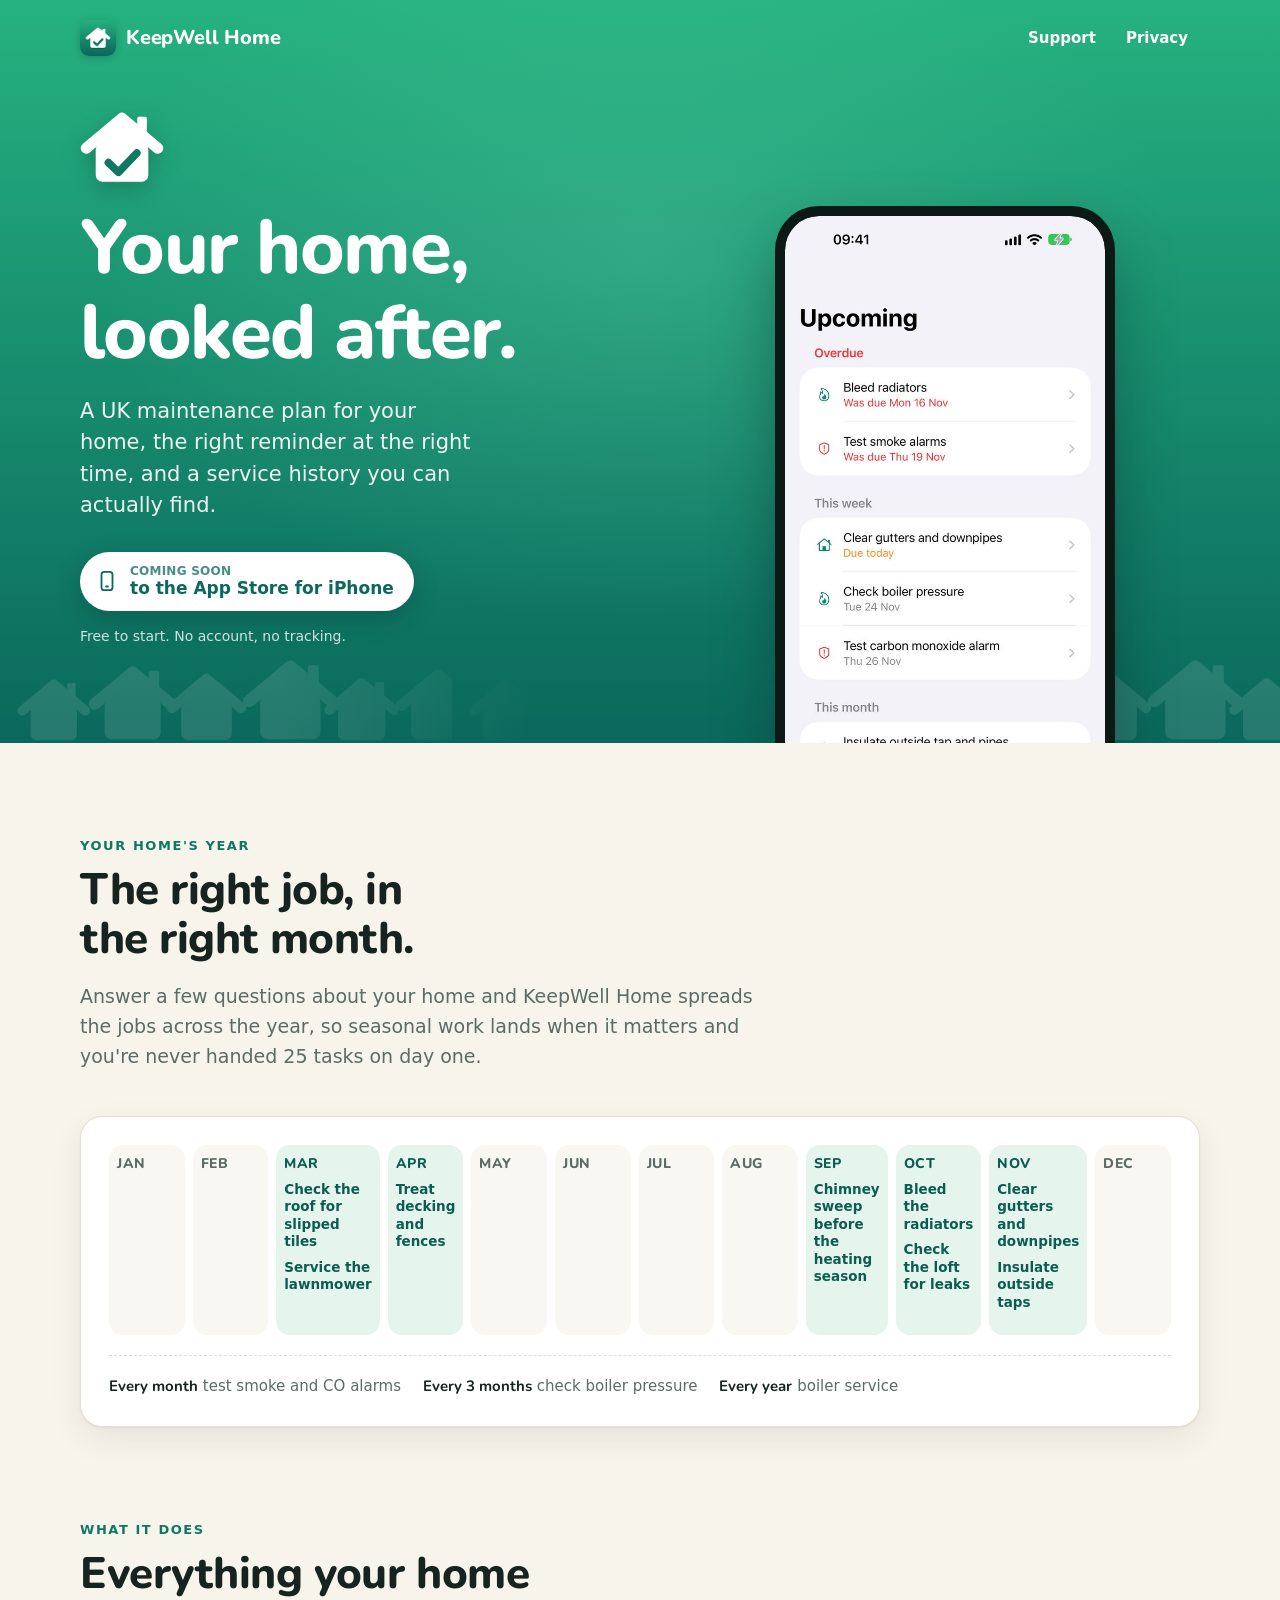
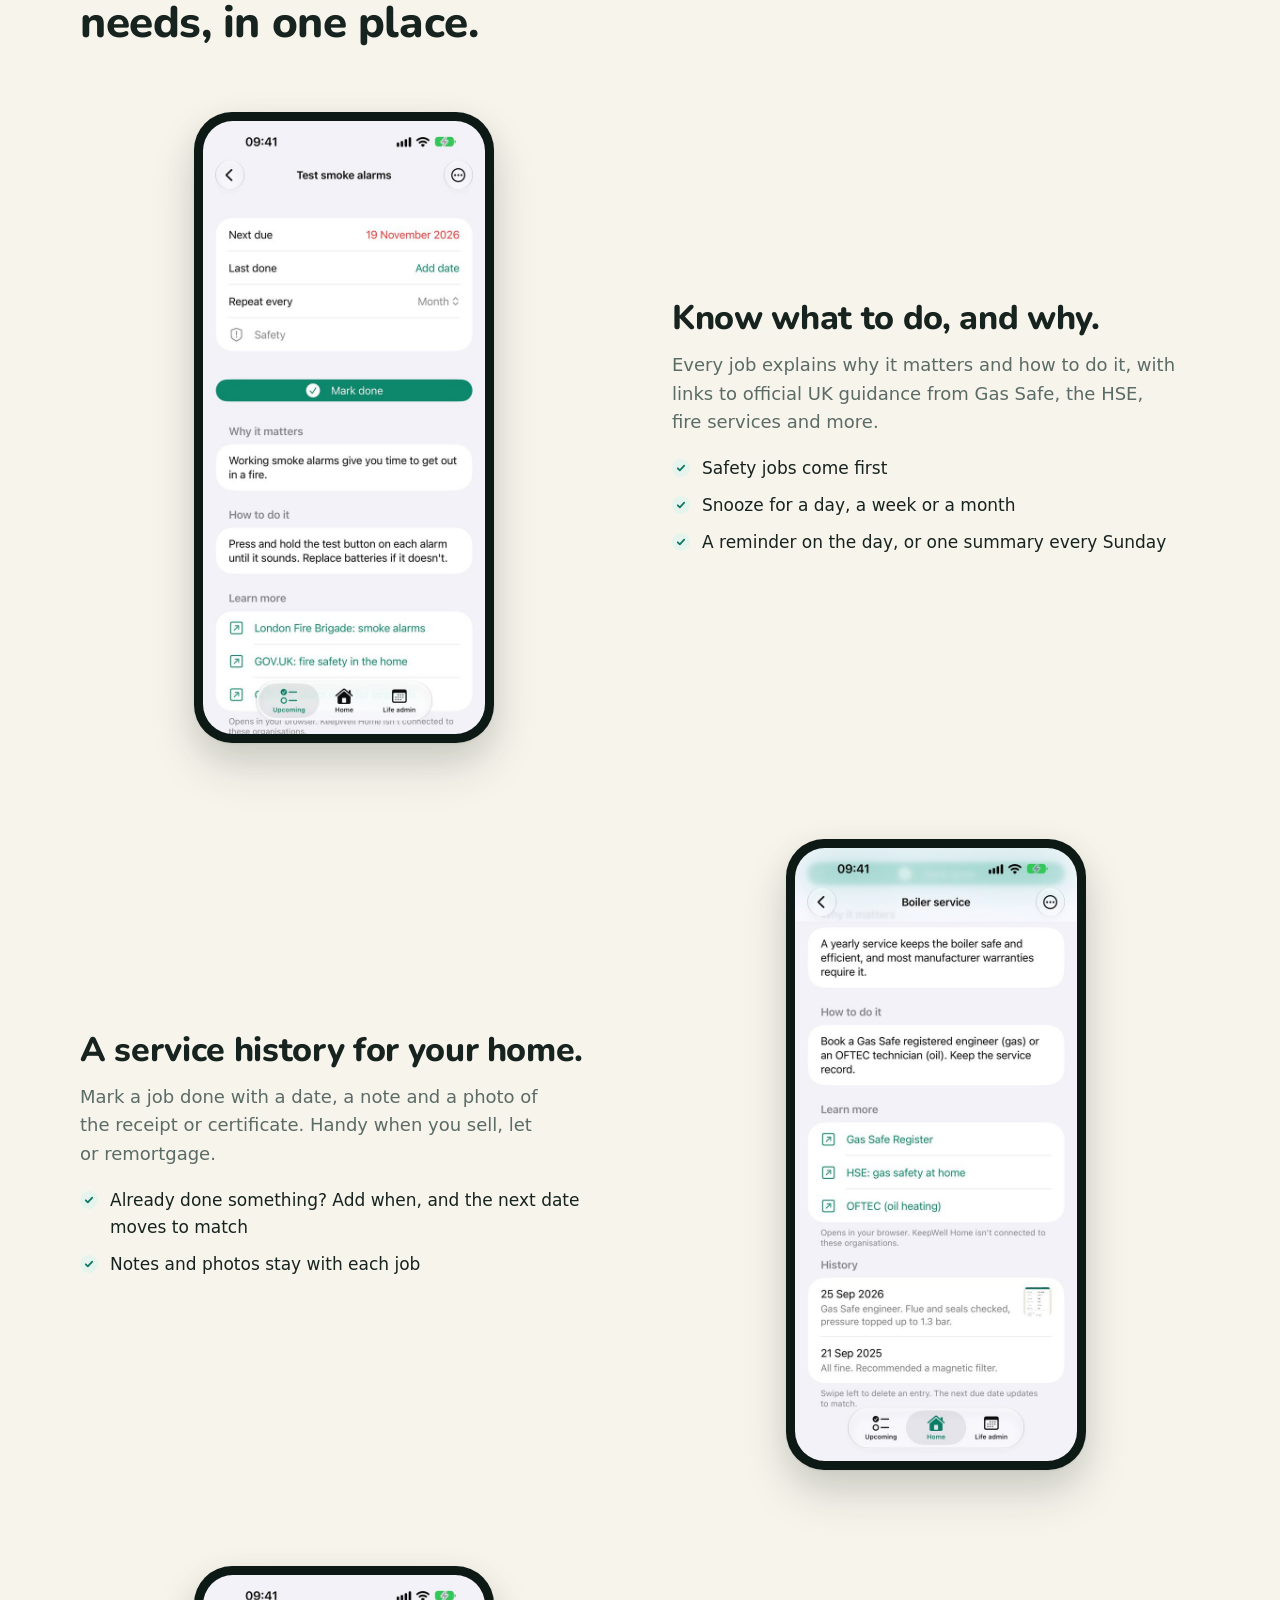
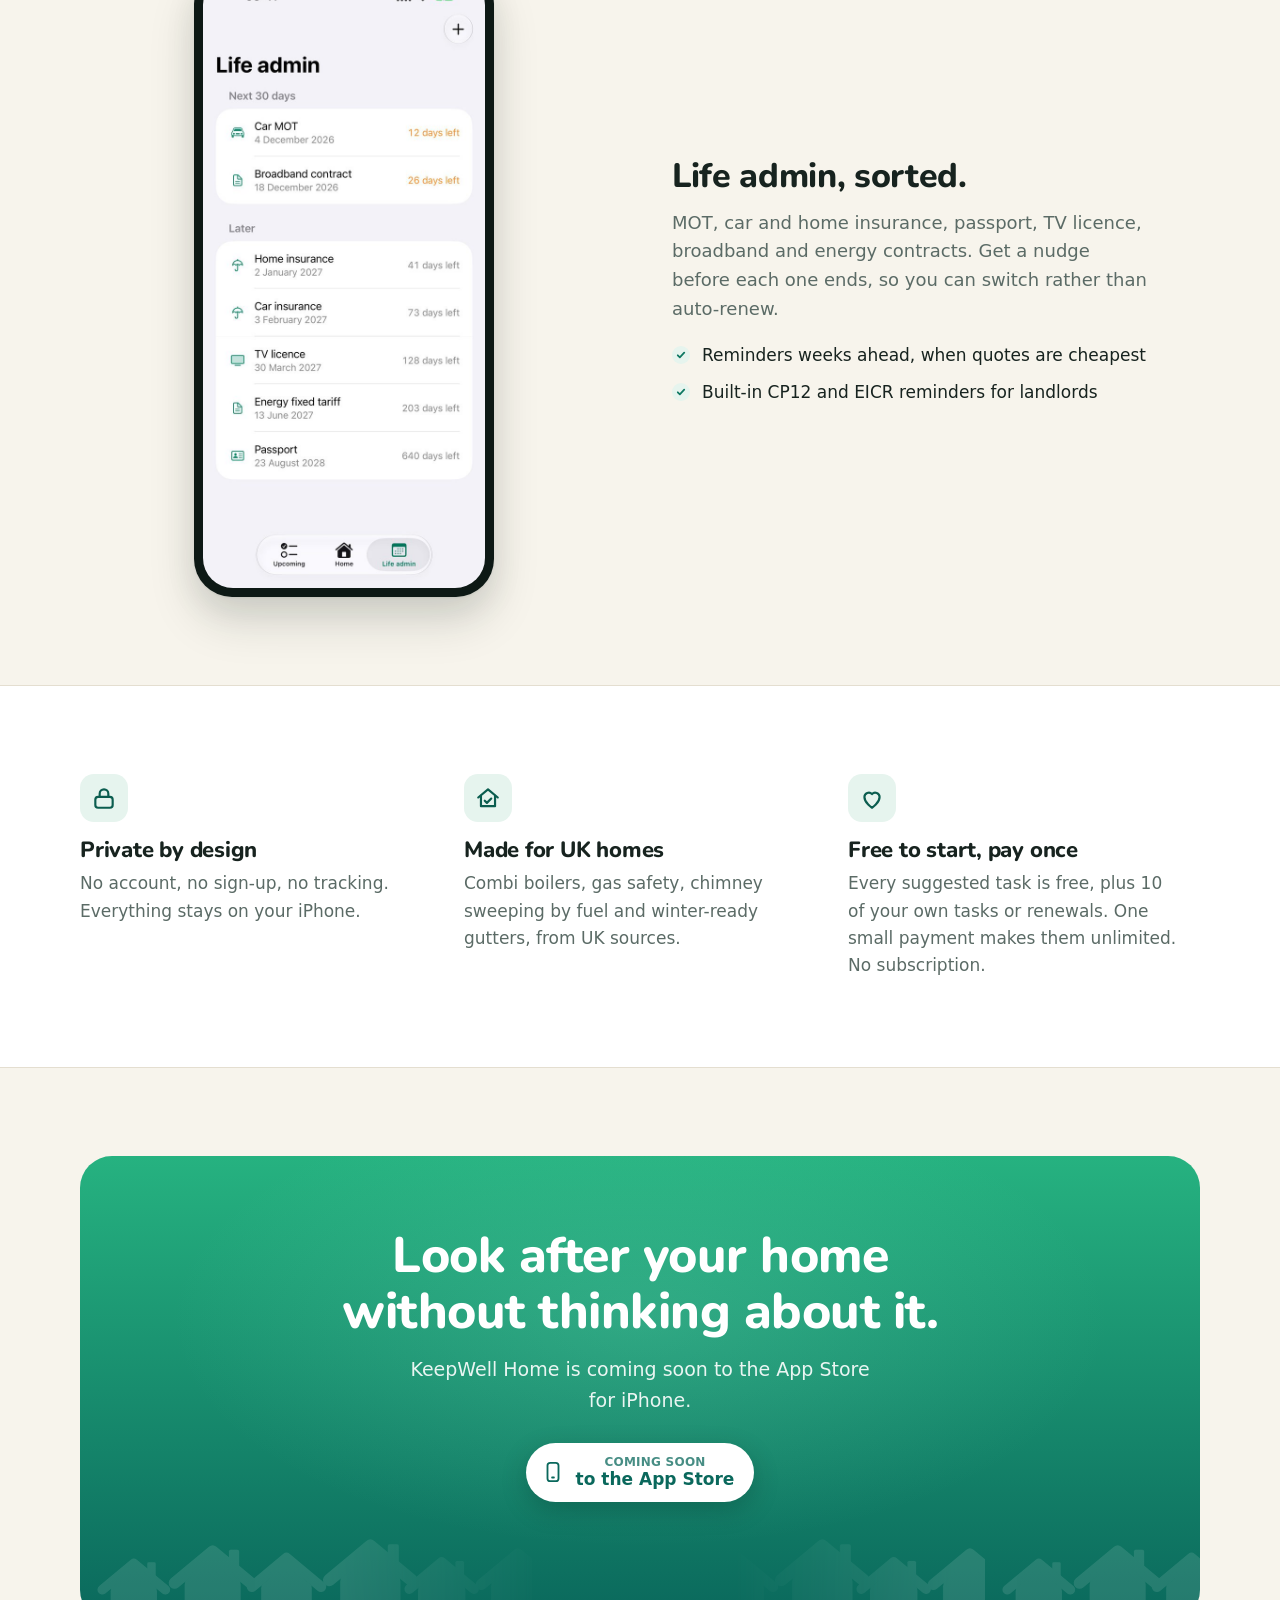
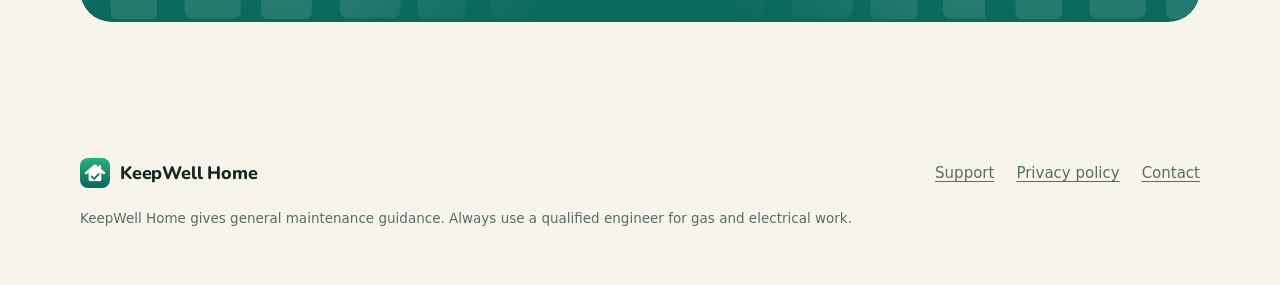
<file: index.html>
<!doctype html>
<html lang="en-GB">
<head>
<meta charset="utf-8">
<meta name="viewport" content="width=device-width, initial-scale=1">
<title>KeepWell Home: UK home maintenance reminders for iPhone</title>
<meta name="description" content="KeepWell Home builds a UK maintenance plan for your home and reminds you at the right time: boiler service, alarm tests, gutters before winter and every renewal date. No account, no tracking.">
<meta name="theme-color" content="#26b280">
<link rel="icon" href="assets/favicon-32.png" sizes="32x32">
<link rel="apple-touch-icon" href="assets/apple-touch-icon.png">
<meta property="og:type" content="website">
<meta property="og:site_name" content="KeepWell Home">
<meta property="og:title" content="KeepWell Home: your home, looked after">
<meta property="og:description" content="UK home maintenance reminders and a service history for your home, on your iPhone.">
<meta property="og:url" content="https://keepwellhome.co.uk/">
<meta property="og:image" content="https://keepwellhome.co.uk/assets/og.jpg">
<meta name="twitter:card" content="summary_large_image">
<link rel="preconnect" href="https://fonts.googleapis.com">
<link rel="preconnect" href="https://fonts.gstatic.com" crossorigin>
<link rel="stylesheet" href="https://fonts.googleapis.com/css2?family=Nunito:wght@700;800&display=swap">
<link rel="stylesheet" href="assets/site.css">
</head>
<body>

<header class="topbar">
  <div class="wrap">
    <a class="brand" href="./"><img src="assets/apple-touch-icon.png" alt=""><span>KeepWell Home</span></a>
    <nav class="nav" aria-label="Main">
      <a href="support.html">Support</a>
      <a href="privacy.html">Privacy</a>
    </nav>
  </div>
</header>

<main>
  <div class="band hero">
    <div class="wrap">
      <div class="hero-copy">
        <img class="mark rise" src="assets/mark.svg" alt="">
        <h1 class="rise d1">Your home,<br>looked after.</h1>
        <p class="lede rise d2">A UK maintenance plan for your home, the right reminder at the right time, and a service history you can actually find.</p>
        <div class="rise d3">
          <span class="store" aria-label="Coming soon to the App Store for iPhone">
            <svg viewBox="0 0 24 24" fill="none" stroke="currentColor" stroke-width="2" stroke-linecap="round" stroke-linejoin="round" aria-hidden="true"><rect x="6" y="2" width="12" height="20" rx="3"/><path d="M11 18h2"/></svg>
            <span><small>Coming soon</small>to the App Store for iPhone</span>
          </span>
          <p class="store-note">Free to start. No account, no tracking.</p>
        </div>
      </div>
      <div class="phone rise">
        <img src="images/upcoming.jpg" alt="The Upcoming screen in KeepWell Home: overdue jobs, this week and this month" width="600" height="1304">
      </div>
    </div>
  </div>

  <section>
    <div class="wrap">
      <span class="eyebrow">Your home's year</span>
      <h2 class="section-title">The right job, in the right month.</h2>
      <p class="section-intro">Answer a few questions about your home and KeepWell Home spreads the jobs across the year, so seasonal work lands when it matters and you're never handed 25 tasks on day one.</p>

      <div class="year">
        <ol class="months">
          <li><h3>Jan</h3></li>
          <li><h3>Feb</h3></li>
          <li class="has-jobs"><h3>Mar</h3><p>Check the roof for slipped tiles</p><p>Service the lawnmower</p></li>
          <li class="has-jobs"><h3>Apr</h3><p>Treat decking and fences</p></li>
          <li><h3>May</h3></li>
          <li><h3>Jun</h3></li>
          <li><h3>Jul</h3></li>
          <li><h3>Aug</h3></li>
          <li class="has-jobs"><h3>Sep</h3><p>Chimney sweep before the heating season</p></li>
          <li class="has-jobs"><h3>Oct</h3><p>Bleed the radiators</p><p>Check the loft for leaks</p></li>
          <li class="has-jobs"><h3>Nov</h3><p>Clear gutters and downpipes</p><p>Insulate outside taps</p></li>
          <li><h3>Dec</h3></li>
        </ol>
        <div class="every">
          <span><strong>Every month</strong> test smoke and CO alarms</span>
          <span><strong>Every 3 months</strong> check boiler pressure</span>
          <span><strong>Every year</strong> boiler service</span>
        </div>
      </div>
    </div>
  </section>

  <section style="padding-top: 0">
    <div class="wrap">
      <span class="eyebrow">What it does</span>
      <h2 class="section-title">Everything your home needs, in one place.</h2>

      <div class="features">
        <article class="feature">
          <div class="shot"><img src="images/task-detail.jpg" alt="A task in KeepWell Home explaining why it matters and how to do it" width="600" height="1304" loading="lazy"></div>
          <div>
            <h3>Know what to do, and why.</h3>
            <p>Every job explains why it matters and how to do it, with links to official UK guidance from Gas Safe, the HSE, fire services and more.</p>
            <ul>
              <li>Safety jobs come first</li>
              <li>Snooze for a day, a week or a month</li>
              <li>A reminder on the day, or one summary every Sunday</li>
            </ul>
          </div>
        </article>

        <article class="feature">
          <div class="shot"><img src="images/history.jpg" alt="The service history for a boiler, with notes and a photo of the service record" width="600" height="1304" loading="lazy"></div>
          <div>
            <h3>A service history for your home.</h3>
            <p>Mark a job done with a date, a note and a photo of the receipt or certificate. Handy when you sell, let or remortgage.</p>
            <ul>
              <li>Already done something? Add when, and the next date moves to match</li>
              <li>Notes and photos stay with each job</li>
            </ul>
          </div>
        </article>

        <article class="feature">
          <div class="shot"><img src="images/life-admin.jpg" alt="Life admin renewals in KeepWell Home with days left for each" width="600" height="1304" loading="lazy"></div>
          <div>
            <h3>Life admin, sorted.</h3>
            <p>MOT, car and home insurance, passport, TV licence, broadband and energy contracts. Get a nudge before each one ends, so you can switch rather than auto-renew.</p>
            <ul>
              <li>Reminders weeks ahead, when quotes are cheapest</li>
              <li>Built-in CP12 and EICR reminders for landlords</li>
            </ul>
          </div>
        </article>
      </div>
    </div>
  </section>

  <section class="promise">
    <div class="wrap">
      <div>
        <div class="icon"><svg viewBox="0 0 24 24" fill="none" stroke="currentColor" stroke-width="2" stroke-linecap="round" stroke-linejoin="round" aria-hidden="true"><rect x="4" y="11" width="16" height="10" rx="2.5"/><path d="M8 11V8a4 4 0 0 1 8 0v3"/></svg></div>
        <h3>Private by design</h3>
        <p>No account, no sign-up, no tracking. Everything stays on your iPhone.</p>
      </div>
      <div>
        <div class="icon"><svg viewBox="0 0 24 24" fill="none" stroke="currentColor" stroke-width="2" stroke-linecap="round" stroke-linejoin="round" aria-hidden="true"><path d="M3 11.5 12 4l9 7.5"/><path d="M5.5 10v9.5h13V10"/><path d="m9 14.5 2 2 4-4"/></svg></div>
        <h3>Made for UK homes</h3>
        <p>Combi boilers, gas safety, chimney sweeping by fuel and winter-ready gutters, from UK sources.</p>
      </div>
      <div>
        <div class="icon"><svg viewBox="0 0 24 24" fill="none" stroke="currentColor" stroke-width="2" stroke-linecap="round" stroke-linejoin="round" aria-hidden="true"><path d="M12 21s-7-4.5-7-10a4 4 0 0 1 7-2.6A4 4 0 0 1 19 11c0 5.5-7 10-7 10z"/></svg></div>
        <h3>Free to start, pay once</h3>
        <p>Every suggested task is free, plus 10 of your own tasks or renewals. One small payment makes them unlimited. No subscription.</p>
      </div>
    </div>
  </section>

  <section class="cta">
    <div class="wrap">
      <div class="band">
        <h2>Look after your home without thinking about it.</h2>
        <p>KeepWell Home is coming soon to the App Store for iPhone.</p>
        <span class="store">
          <svg viewBox="0 0 24 24" fill="none" stroke="currentColor" stroke-width="2" stroke-linecap="round" stroke-linejoin="round" aria-hidden="true"><rect x="6" y="2" width="12" height="20" rx="3"/><path d="M11 18h2"/></svg>
          <span><small>Coming soon</small>to the App Store</span>
        </span>
      </div>
    </div>
  </section>
</main>

<footer class="footer">
  <div class="wrap">
    <a class="brand" href="./"><img src="assets/apple-touch-icon.png" alt=""><span>KeepWell Home</span></a>
    <nav aria-label="Footer">
      <a href="support.html">Support</a>
      <a href="privacy.html">Privacy policy</a>
      <a href="mailto:sales@brighthands.co.uk">Contact</a>
    </nav>
    <p class="small">KeepWell Home gives general maintenance guidance. Always use a qualified engineer for gas and electrical work.</p>
  </div>
</footer>

</body>
</html>
</file>
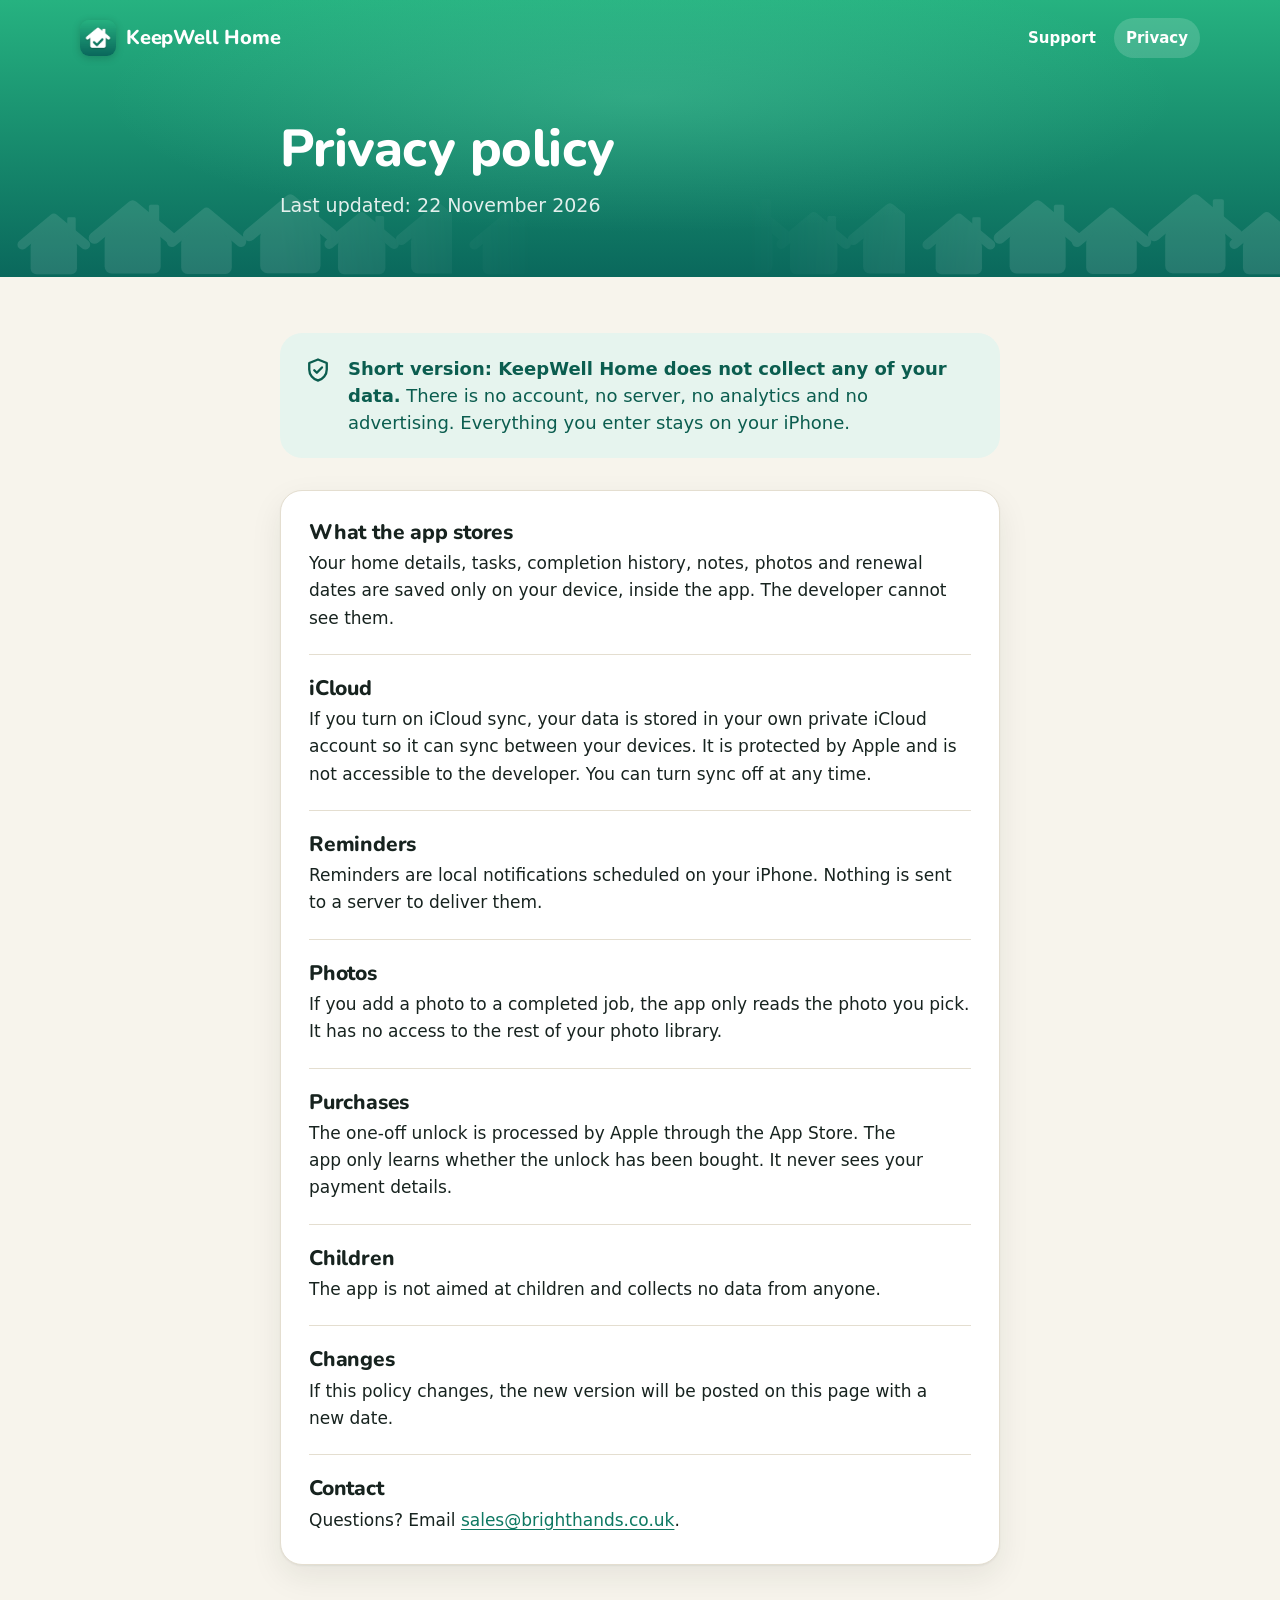
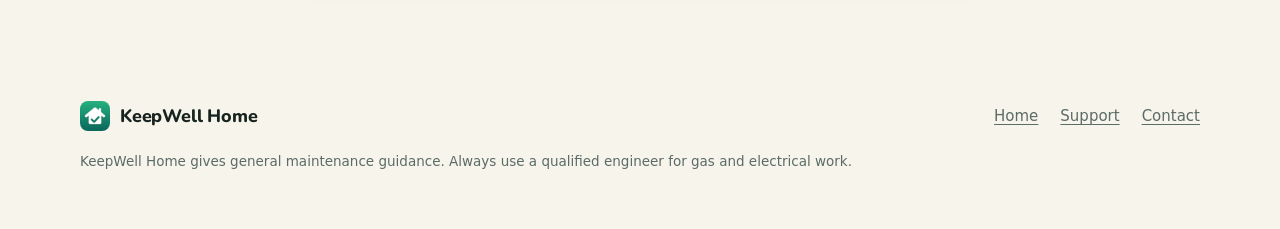
<file: privacy.html>
<!doctype html>
<html lang="en-GB">
<head>
<meta charset="utf-8">
<meta name="viewport" content="width=device-width, initial-scale=1">
<title>Privacy policy: KeepWell Home</title>
<meta name="description" content="KeepWell Home does not collect any of your data. No account, no server, no analytics and no advertising.">
<meta name="theme-color" content="#26b280">
<link rel="icon" href="assets/favicon-32.png" sizes="32x32">
<link rel="apple-touch-icon" href="assets/apple-touch-icon.png">
<meta property="og:title" content="KeepWell Home Privacy Policy">
<meta property="og:image" content="https://keepwellhome.co.uk/assets/og.jpg">
<link rel="preconnect" href="https://fonts.googleapis.com">
<link rel="preconnect" href="https://fonts.gstatic.com" crossorigin>
<link rel="stylesheet" href="https://fonts.googleapis.com/css2?family=Nunito:wght@700;800&display=swap">
<link rel="stylesheet" href="assets/site.css">
</head>
<body>

<header class="topbar">
  <div class="wrap">
    <a class="brand" href="./"><img src="assets/apple-touch-icon.png" alt=""><span>KeepWell Home</span></a>
    <nav class="nav" aria-label="Main">
      <a href="support.html">Support</a>
      <a href="privacy.html" aria-current="page">Privacy</a>
    </nav>
  </div>
</header>

<main>
  <div class="band page-band">
    <div class="narrow">
      <h1 class="rise">Privacy policy</h1>
      <p class="rise d1">Last updated: 22 November 2026</p>
    </div>
  </div>

  <div class="doc">
    <div class="narrow">
      <div class="summary">
        <svg viewBox="0 0 24 24" fill="none" stroke="currentColor" stroke-width="2" stroke-linecap="round" stroke-linejoin="round" aria-hidden="true"><path d="M12 3 4.5 6v5.5c0 4.6 3.2 8.4 7.5 9.5 4.3-1.1 7.5-4.9 7.5-9.5V6z"/><path d="m8.8 12.2 2.2 2.2 4.4-4.6"/></svg>
        <p style="margin:0"><strong>Short version: KeepWell Home does not collect any of your data.</strong> There is no account, no server, no analytics and no advertising. Everything you enter stays on your iPhone.</p>
      </div>

      <div class="card">
        <section>
          <h2>What the app stores</h2>
          <p>Your home details, tasks, completion history, notes, photos and renewal dates are saved only on your device, inside the app. The developer cannot see them.</p>
        </section>
        <section>
          <h2>iCloud</h2>
          <p>If you turn on iCloud sync, your data is stored in your own private iCloud account so it can sync between your devices. It is protected by Apple and is not accessible to the developer. You can turn sync off at any time.</p>
        </section>
        <section>
          <h2>Reminders</h2>
          <p>Reminders are local notifications scheduled on your iPhone. Nothing is sent to a server to deliver them.</p>
        </section>
        <section>
          <h2>Photos</h2>
          <p>If you add a photo to a completed job, the app only reads the photo you pick. It has no access to the rest of your photo library.</p>
        </section>
        <section>
          <h2>Purchases</h2>
          <p>The one-off unlock is processed by Apple through the App Store. The app only learns whether the unlock has been bought. It never sees your payment details.</p>
        </section>
        <section>
          <h2>Children</h2>
          <p>The app is not aimed at children and collects no data from anyone.</p>
        </section>
        <section>
          <h2>Changes</h2>
          <p>If this policy changes, the new version will be posted on this page with a new date.</p>
        </section>
        <section>
          <h2>Contact</h2>
          <p>Questions? Email <a href="mailto:sales@brighthands.co.uk">sales@brighthands.co.uk</a>.</p>
        </section>
      </div>
    </div>
  </div>
</main>

<footer class="footer">
  <div class="wrap">
    <a class="brand" href="./"><img src="assets/apple-touch-icon.png" alt=""><span>KeepWell Home</span></a>
    <nav aria-label="Footer">
      <a href="./">Home</a>
      <a href="support.html">Support</a>
      <a href="mailto:sales@brighthands.co.uk">Contact</a>
    </nav>
    <p class="small">KeepWell Home gives general maintenance guidance. Always use a qualified engineer for gas and electrical work.</p>
  </div>
</footer>

</body>
</html>
</file>
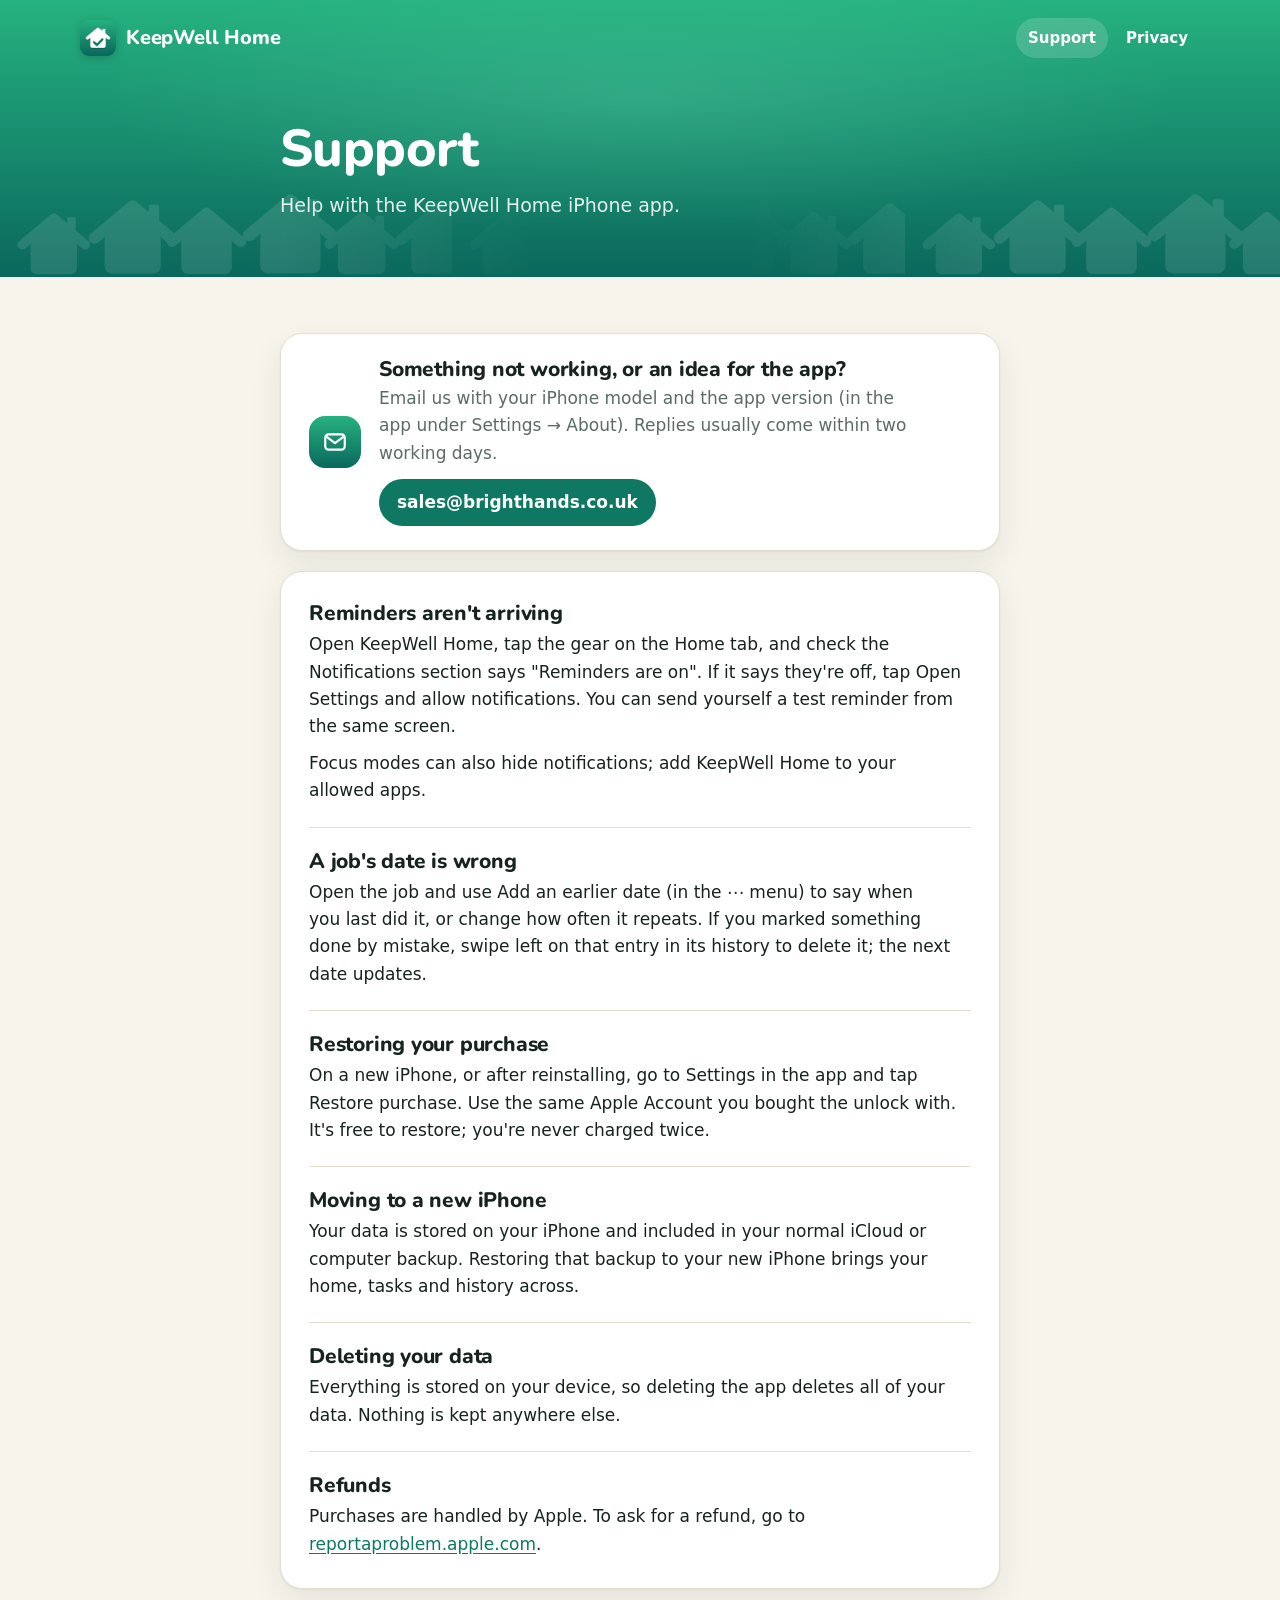
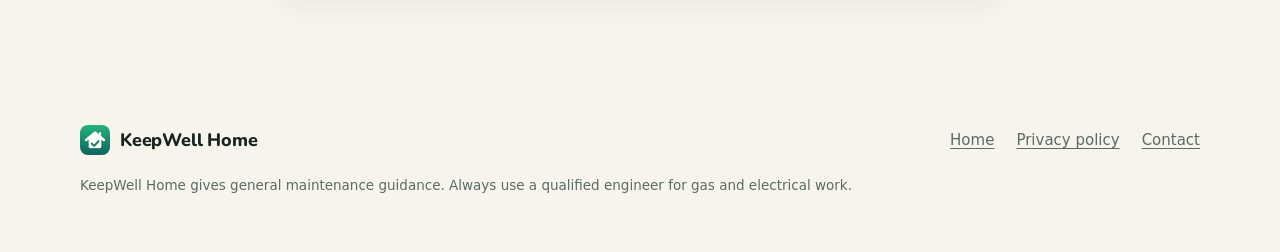
<file: support.html>
<!doctype html>
<html lang="en-GB">
<head>
<meta charset="utf-8">
<meta name="viewport" content="width=device-width, initial-scale=1">
<title>Support: KeepWell Home</title>
<meta name="description" content="Help with the KeepWell Home iPhone app: reminders, dates, restoring your purchase, moving to a new iPhone and contacting us.">
<meta name="theme-color" content="#26b280">
<link rel="icon" href="assets/favicon-32.png" sizes="32x32">
<link rel="apple-touch-icon" href="assets/apple-touch-icon.png">
<meta property="og:title" content="KeepWell Home Support">
<meta property="og:image" content="https://keepwellhome.co.uk/assets/og.jpg">
<link rel="preconnect" href="https://fonts.googleapis.com">
<link rel="preconnect" href="https://fonts.gstatic.com" crossorigin>
<link rel="stylesheet" href="https://fonts.googleapis.com/css2?family=Nunito:wght@700;800&display=swap">
<link rel="stylesheet" href="assets/site.css">
</head>
<body>

<header class="topbar">
  <div class="wrap">
    <a class="brand" href="./"><img src="assets/apple-touch-icon.png" alt=""><span>KeepWell Home</span></a>
    <nav class="nav" aria-label="Main">
      <a href="support.html" aria-current="page">Support</a>
      <a href="privacy.html">Privacy</a>
    </nav>
  </div>
</header>

<main>
  <div class="band page-band">
    <div class="narrow">
      <h1 class="rise">Support</h1>
      <p class="rise d1">Help with the KeepWell Home iPhone app.</p>
    </div>
  </div>

  <div class="doc">
    <div class="narrow">
      <div class="contact">
        <div class="icon"><svg viewBox="0 0 24 24" fill="none" stroke="currentColor" stroke-width="2" stroke-linecap="round" stroke-linejoin="round" aria-hidden="true"><rect x="3" y="5" width="18" height="14" rx="3"/><path d="m4 7 8 6 8-6"/></svg></div>
        <div>
          <h2>Something not working, or an idea for the app?</h2>
          <p>Email us with your iPhone model and the app version (in the app under Settings → About). Replies usually come within two working days.</p>
          <a class="button" href="mailto:sales@brighthands.co.uk">sales@brighthands.co.uk</a>
        </div>
      </div>

      <div class="card">
        <section>
          <h2>Reminders aren't arriving</h2>
          <p>Open KeepWell Home, tap the gear on the Home tab, and check the Notifications section says "Reminders are on". If it says they're off, tap Open Settings and allow notifications. You can send yourself a test reminder from the same screen.</p>
          <p>Focus modes can also hide notifications; add KeepWell Home to your allowed apps.</p>
        </section>
        <section>
          <h2>A job's date is wrong</h2>
          <p>Open the job and use Add an earlier date (in the ⋯ menu) to say when you last did it, or change how often it repeats. If you marked something done by mistake, swipe left on that entry in its history to delete it; the next date updates.</p>
        </section>
        <section>
          <h2>Restoring your purchase</h2>
          <p>On a new iPhone, or after reinstalling, go to Settings in the app and tap Restore purchase. Use the same Apple Account you bought the unlock with. It's free to restore; you're never charged twice.</p>
        </section>
        <section>
          <h2>Moving to a new iPhone</h2>
          <p>Your data is stored on your iPhone and included in your normal iCloud or computer backup. Restoring that backup to your new iPhone brings your home, tasks and history across.</p>
        </section>
        <section>
          <h2>Deleting your data</h2>
          <p>Everything is stored on your device, so deleting the app deletes all of your data. Nothing is kept anywhere else.</p>
        </section>
        <section>
          <h2>Refunds</h2>
          <p>Purchases are handled by Apple. To ask for a refund, go to <a href="https://reportaproblem.apple.com">reportaproblem.apple.com</a>.</p>
        </section>
      </div>
    </div>
  </div>
</main>

<footer class="footer">
  <div class="wrap">
    <a class="brand" href="./"><img src="assets/apple-touch-icon.png" alt=""><span>KeepWell Home</span></a>
    <nav aria-label="Footer">
      <a href="./">Home</a>
      <a href="privacy.html">Privacy policy</a>
      <a href="mailto:sales@brighthands.co.uk">Contact</a>
    </nav>
    <p class="small">KeepWell Home gives general maintenance guidance. Always use a qualified engineer for gas and electrical work.</p>
  </div>
</footer>

</body>
</html>
</file>
<file: assets/site.css>
/* KeepWell Home: shared styles for keepwellhome.co.uk
   Colours come from the app icon; headings use SF Rounded on Apple devices
   (ui-rounded) to match the app and the App Store header, with Nunito elsewhere. */

:root {
  --green-1: #26b280;
  --green-2: #0a685c;
  --green-ink: #0e7862;
  --accent: #0e7862;
  --paper: #f7f4ec;
  --card: #ffffff;
  --ink: #17231f;
  --muted: #5b6b66;
  --line: #e4ded0;
  --chip: #e6f4ee;
  --chip-ink: #0b5d4f;
  --shadow: 0 1px 2px rgba(23, 35, 31, .06), 0 12px 32px rgba(23, 35, 31, .08);
  --round: ui-rounded, "Nunito", "SF Pro Rounded", system-ui, sans-serif;
  --text: -apple-system, BlinkMacSystemFont, system-ui, "Segoe UI", Roboto, sans-serif;
  --radius: 22px;
  color-scheme: light dark;
}

@media (prefers-color-scheme: dark) {
  :root {
    --accent: #3ece96;
    --paper: #0d1513;
    --card: #15201d;
    --ink: #eef3f1;
    --muted: #9db0aa;
    --line: #23332e;
    --chip: #183a31;
    --chip-ink: #8fe3c2;
    --shadow: 0 1px 2px rgba(0, 0, 0, .4), 0 12px 32px rgba(0, 0, 0, .35);
  }
}

*, *::before, *::after { box-sizing: border-box; }

html { -webkit-text-size-adjust: 100%; }

body {
  margin: 0;
  background: var(--paper);
  color: var(--ink);
  font: 17px/1.6 var(--text);
  -webkit-font-smoothing: antialiased;
}

img { max-width: 100%; display: block; }

a { color: var(--accent); text-underline-offset: 3px; }
a:hover { text-decoration-thickness: 2px; }

:focus-visible { outline: 3px solid var(--green-1); outline-offset: 3px; border-radius: 6px; }

h1, h2, h3 { font-family: var(--round); line-height: 1.12; letter-spacing: -.01em; margin: 0; text-wrap: balance; }
p { text-wrap: pretty; }

.wrap { width: min(1120px, 100% - 32px); margin-inline: auto; }
.narrow { width: min(720px, 100% - 32px); margin-inline: auto; }

/* ---------- Top bar ---------- */

.topbar {
  position: absolute; inset: 0 0 auto 0; z-index: 5;
  padding-block: 18px;
}
.topbar .wrap { display: flex; align-items: center; justify-content: space-between; gap: 16px; }

.brand {
  display: inline-flex; align-items: center; gap: 10px;
  color: #fff; text-decoration: none;
  font: 800 20px/1 var(--round); letter-spacing: -.01em;
}
.brand img { width: 36px; height: 36px; border-radius: 9px; box-shadow: 0 2px 8px rgba(0, 0, 0, .18); }

.nav { display: flex; gap: 6px; }
.nav a {
  color: #fff; text-decoration: none; font-weight: 600; font-size: 15px;
  padding: 8px 12px; border-radius: 999px;
}
.nav a:hover, .nav a[aria-current="page"] { background: rgba(255, 255, 255, .16); }

/* ---------- Green band (hero and page titles) ---------- */

.band {
  position: relative; overflow: hidden; isolation: isolate;
  color: #fff;
  background:
    radial-gradient(60% 70% at 50% 35%, rgba(120, 230, 190, .22), transparent 70%),
    linear-gradient(180deg, var(--green-1), var(--green-2));
}
/* A quiet row of homes along the bottom, as on the App Store header. */
.band::after {
  content: ""; position: absolute; inset: auto 0 0 0; height: 150px; z-index: -1;
  background: url("street.svg") repeat-x left bottom / auto 150px;
  opacity: .11;
  -webkit-mask: linear-gradient(90deg, #000 0 22%, transparent 42% 58%, #000 78%);
          mask: linear-gradient(90deg, #000 0 22%, transparent 42% 58%, #000 78%);
}

.hero { padding: 112px 0 0; }
.hero .wrap {
  display: grid; grid-template-columns: 1.05fr .95fr; align-items: end; gap: 48px;
}
.hero-copy { padding-bottom: 96px; }
.hero h1 { font-size: clamp(42px, 6.4vw, 76px); font-weight: 800; letter-spacing: -.02em; }
.hero .lede { font-size: clamp(18px, 2vw, 21px); line-height: 1.5; margin: 20px 0 30px; max-width: 30ch; color: rgba(255, 255, 255, .92); }

.mark { width: 84px; height: auto; margin-bottom: 22px; filter: drop-shadow(0 6px 10px rgba(0, 40, 30, .25)); }

.store {
  display: inline-flex; align-items: center; gap: 12px;
  background: #fff; color: var(--green-2); text-decoration: none;
  padding: 12px 20px 12px 16px; border-radius: 999px;
  font-weight: 700; box-shadow: 0 8px 24px rgba(0, 40, 30, .25);
}
.store svg { width: 22px; height: 22px; flex: none; }
.store small { display: block; font-weight: 600; font-size: 12px; opacity: .75; letter-spacing: .02em; text-transform: uppercase; }
.store span { line-height: 1.2; }
.store-note { margin: 14px 0 0; font-size: 14px; color: rgba(255, 255, 255, .8); }

.phone {
  justify-self: center; width: min(340px, 82vw);
  border-radius: 44px 44px 0 0; overflow: hidden;
  border: 10px solid #0d1915; border-bottom: 0;
  background: #0d1915;
  box-shadow: 0 30px 60px rgba(0, 30, 24, .35);
  transform: translateY(6px);
}
.phone img { width: 100%; height: auto; border-radius: 34px 34px 0 0; aspect-ratio: 600 / 1000; object-fit: cover; object-position: top; }

.page-band { padding: 120px 0 56px; }
.page-band h1 { font-size: clamp(34px, 5vw, 52px); font-weight: 800; }
.page-band p { margin: 12px 0 0; color: rgba(255, 255, 255, .88); font-size: 19px; }

/* ---------- Sections ---------- */

section { padding: 88px 0; }
.eyebrow {
  display: inline-block; font: 700 13px/1 var(--text); letter-spacing: .12em; text-transform: uppercase;
  color: var(--accent); margin-bottom: 14px;
}
.section-title { font-size: clamp(30px, 4vw, 44px); font-weight: 800; max-width: 22ch; }
.section-intro { color: var(--muted); font-size: 19px; max-width: 56ch; margin: 16px 0 0; }

/* The year: seasonal jobs from the app's task library. */
.year { margin-top: 44px; background: var(--card); border: 1px solid var(--line); border-radius: var(--radius); box-shadow: var(--shadow); padding: 28px; }
.months { list-style: none; margin: 0; padding: 0; display: grid; grid-template-columns: repeat(12, 1fr); gap: 8px; }
.months li { min-height: 190px; border-radius: 14px; padding: 12px 8px; background: color-mix(in srgb, var(--paper) 70%, transparent); }
.months li.has-jobs { background: var(--chip); }
.months h3 { font: 800 14px/1 var(--round); letter-spacing: .04em; text-transform: uppercase; color: var(--muted); margin-bottom: 10px; }
.months li.has-jobs h3 { color: var(--chip-ink); }
.months p { margin: 0 0 8px; font-size: 13.5px; line-height: 1.3; color: var(--chip-ink); font-weight: 600; }
.every {
  display: flex; flex-wrap: wrap; gap: 8px 22px; align-items: center;
  margin-top: 20px; padding-top: 18px; border-top: 1px dashed var(--line); color: var(--muted); font-size: 15px;
}
.every strong { color: var(--ink); font-family: var(--round); }

/* Features */
.features { display: grid; gap: 96px; margin-top: 64px; }
.feature { display: grid; grid-template-columns: 1fr 1fr; gap: 64px; align-items: center; }
.feature:nth-child(even) .shot { order: 2; }
.feature h3 { font-size: clamp(26px, 3vw, 34px); font-weight: 800; }
.feature p { color: var(--muted); font-size: 18px; margin: 14px 0 0; max-width: 44ch; }
.feature ul { margin: 18px 0 0; padding: 0; list-style: none; display: grid; gap: 10px; }
.feature li { display: flex; gap: 12px; align-items: baseline; }
.feature li::before {
  content: ""; flex: none; width: 18px; height: 18px; border-radius: 50%; transform: translateY(3px);
  background: var(--chip) url("data:image/svg+xml,%3Csvg xmlns='http://www.w3.org/2000/svg' viewBox='0 0 24 24'%3E%3Cpath d='M6.5 12.5l3.5 3.5 7.5-8' fill='none' stroke='%230e7862' stroke-width='3' stroke-linecap='round' stroke-linejoin='round'/%3E%3C/svg%3E") center / 14px no-repeat;
}
.shot {
  justify-self: center; width: min(300px, 78vw);
  border-radius: 38px; padding: 9px; background: #0d1915;
  box-shadow: var(--shadow), 0 24px 48px rgba(23, 35, 31, .14);
}
.shot img { width: 100%; height: auto; border-radius: 30px; }

/* Promise band */
.promise { background: var(--card); border-block: 1px solid var(--line); }
.promise .wrap { display: grid; grid-template-columns: repeat(3, 1fr); gap: 32px; }
.promise h3 { font-size: 22px; font-weight: 800; margin-bottom: 8px; }
.promise p { margin: 0; color: var(--muted); }
.promise .icon {
  width: 48px; height: 48px; border-radius: 14px; display: grid; place-items: center;
  background: var(--chip); color: var(--chip-ink); margin-bottom: 16px;
}
.promise .icon svg { width: 26px; height: 26px; }

/* Closing call to action */
.cta { text-align: center; }
.cta .band { border-radius: 32px; padding: 72px 24px 120px; }
.cta h2 { font-size: clamp(32px, 4.5vw, 50px); font-weight: 800; }
.cta p { color: rgba(255, 255, 255, .9); font-size: 19px; margin: 14px auto 28px; max-width: 46ch; }

/* ---------- Text pages (support, privacy) ---------- */

.doc { padding: 56px 0 88px; }
.summary {
  display: flex; gap: 16px; align-items: flex-start;
  background: var(--chip); color: var(--chip-ink); border-radius: var(--radius);
  padding: 22px 24px; font-size: 18px; line-height: 1.5; margin-bottom: 32px;
}
.summary svg { width: 28px; height: 28px; flex: none; margin-top: 1px; }
.summary strong { color: inherit; }

.card {
  background: var(--card); border: 1px solid var(--line); border-radius: var(--radius);
  box-shadow: var(--shadow); padding: 8px 28px;
}
.card + .card { margin-top: 20px; }
.card section { padding: 22px 0; border-top: 1px solid var(--line); }
.card section:first-child { border-top: 0; }
.card h2 { font-size: 21px; font-weight: 800; margin-bottom: 6px; }
.card p { margin: 0; color: var(--ink); }
.card p + p { margin-top: 10px; }
.muted { color: var(--muted); }

.contact {
  display: grid; grid-template-columns: auto 1fr; gap: 18px; align-items: center;
  background: var(--card); border: 1px solid var(--line); border-radius: var(--radius); box-shadow: var(--shadow);
  padding: 24px 28px; margin-bottom: 20px;
}
.contact .icon { width: 52px; height: 52px; border-radius: 16px; display: grid; place-items: center; background: linear-gradient(180deg, var(--green-1), var(--green-2)); color: #fff; }
.contact .icon svg { width: 26px; height: 26px; }
.contact h2 { font-size: 21px; font-weight: 800; }
.contact p { margin: 4px 0 0; color: var(--muted); }
.contact a.button {
  display: inline-block; margin-top: 12px; background: var(--green-ink); color: #fff; text-decoration: none;
  font-weight: 700; padding: 10px 18px; border-radius: 999px;
}
@media (prefers-color-scheme: dark) { .contact a.button { background: #1f9e78; } }

/* ---------- Footer ---------- */

.footer { padding: 48px 0 56px; color: var(--muted); font-size: 15px; }
.footer .wrap { display: flex; flex-wrap: wrap; gap: 20px 32px; align-items: center; justify-content: space-between; }
.footer .brand { color: var(--ink); font-size: 18px; }
.footer .brand img { width: 30px; height: 30px; border-radius: 8px; box-shadow: none; }
.footer nav { display: flex; flex-wrap: wrap; gap: 8px 22px; }
.footer nav a { color: var(--muted); }
.footer .small { flex-basis: 100%; font-size: 13.5px; margin: 0; }

/* ---------- Motion ---------- */

@media (prefers-reduced-motion: no-preference) {
  .rise { animation: rise .7s cubic-bezier(.2, .7, .2, 1) both; }
  .rise.d1 { animation-delay: .08s; }
  .rise.d2 { animation-delay: .16s; }
  .rise.d3 { animation-delay: .24s; }
  @keyframes rise { from { opacity: 0; transform: translateY(14px); } }
  .phone.rise { animation-name: rise-phone; animation-duration: .9s; animation-delay: .2s; }
  @keyframes rise-phone { from { opacity: 0; transform: translateY(60px); } }
}

/* ---------- Small screens ---------- */

@media (max-width: 900px) {
  .hero .wrap { grid-template-columns: 1fr; gap: 8px; text-align: center; }
  .hero-copy { padding-bottom: 40px; }
  .hero .lede { margin-inline: auto; }
  .mark { margin-inline: auto; }
  .months { grid-template-columns: 1fr; gap: 10px; }
  .months li { min-height: 0; display: grid; grid-template-columns: 58px 1fr; align-items: baseline; padding: 14px 16px; }
  .months li:not(.has-jobs) { display: none; }
  .months h3 { margin: 0; }
  .months p { grid-column: 2; margin: 0 0 4px; font-size: 15px; }
  .months p:last-child { margin: 0; }
  .feature, .feature:nth-child(even) { grid-template-columns: 1fr; gap: 32px; text-align: center; }
  .feature:nth-child(even) .shot { order: 0; }
  .feature p { margin-inline: auto; }
  .feature ul { justify-content: center; text-align: left; }
  .promise .wrap { grid-template-columns: 1fr; }
}

@media (max-width: 560px) {
  body { font-size: 16px; }
  section { padding: 64px 0; }
  .nav a { padding: 8px 9px; font-size: 14px; }
  .brand span { display: none; }
  .year { padding: 14px; }
  .card { padding: 4px 20px; }
  .contact { grid-template-columns: 1fr; }
  .cta .band { padding: 56px 20px 110px; border-radius: 26px; }
}
</file>
